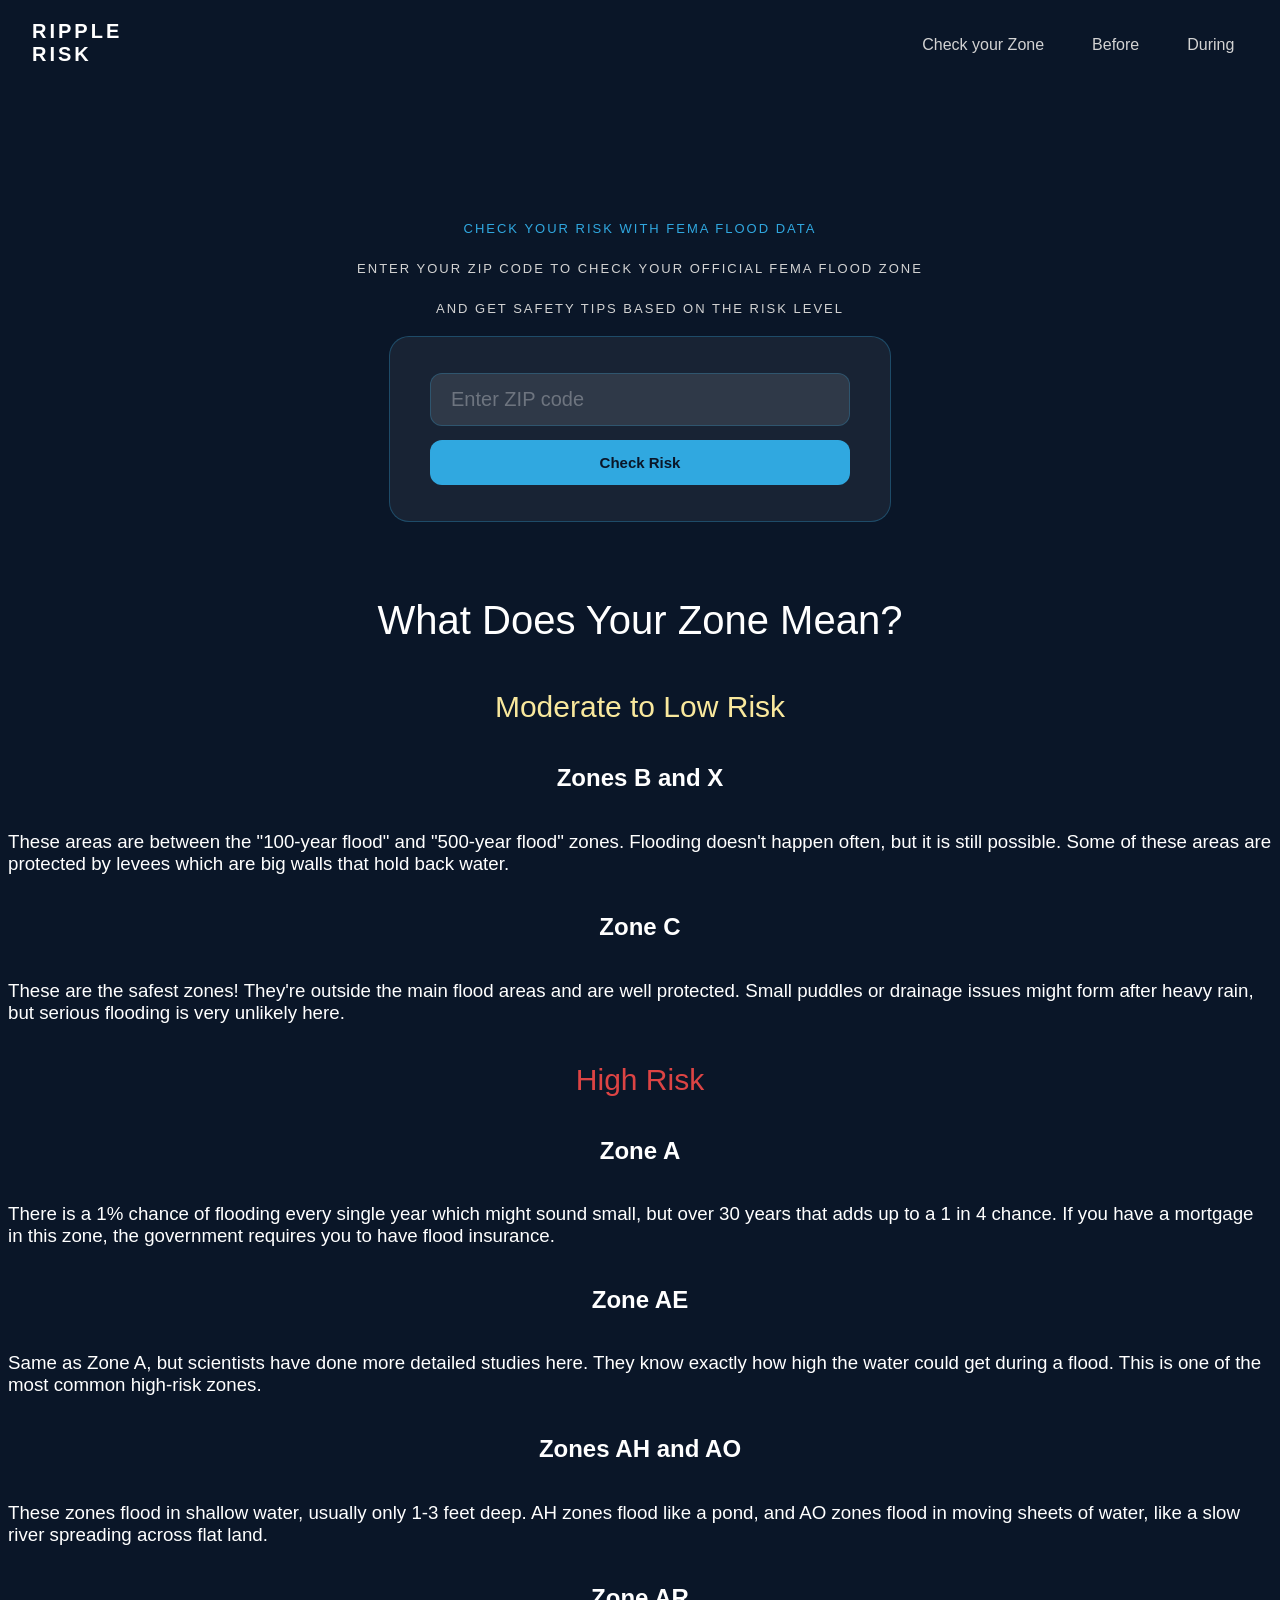
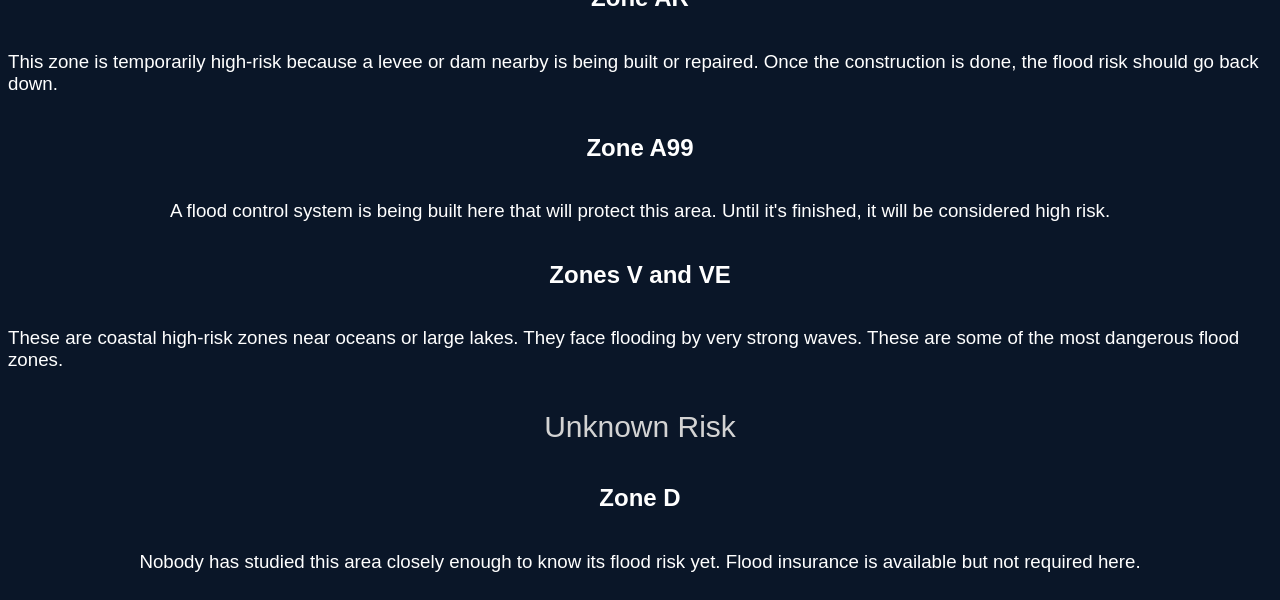
<file: index.html>
<!-- 
This program is the landing/starting page of the Ripple Risk website! It contains the webpage title, a textbox for the user
to input their zip code, and information underneath that explains what each floodzone means. 
-->
<!doctype html>
<html lang="en">
  <head>
    <meta charset="utf-8" />
    <link rel="stylesheet" href="index.css" />
    <title>Ripple Risk - Flood Zone Checker!</title>
  </head>
  <body>

    <!-- Creating the nav bar where the user can go to the home page or the before/during/after flood info pages. I 
     created an unordered list and then removed the bullet points with CSS -->
    <nav>
      <p id="logo">Ripple Risk</p>
      <ul id="pages">
        <li><a href="index.html">Check your Zone</a></li>
        <li><a href="beforeFlood.html">Before</a></li>
        <li><a href="duringFlood.html">During</a></li>
        <li><a href="afterFlood.html">After</a></li>
      </ul>
    </nav>

    <p id="intro">Check Your Risk With FEMA Flood Data</p>
    <p id="info1">Enter your zip code to check your official FEMA flood zone</p>
    <p id="info2">and get safety tips based on the risk level</p>

    <!-- Input box for the user to check the impact of their zip code -->
    <div id="input-box">
      <input id="enterZip" type="text" placeholder="Enter ZIP code" />
      <button id="continue">Check Risk</button>
    </div>

    <p id="result"></p>

    <h1 id="header1">What Does Your Zone Mean?</h1>

    <!--I got this information from https://jobs.utah.gov/housing/environmentalreview/docs/femafloodzone.pdf and 
    https://www.floodprice.com/fema-flood-zone-map?gad_source=1&gad_campaignid=23437009863&gbraid=0AAAAABmG_CsrdzfqfO_-E_Sug8MnjM1pd&gclid=CjwKCAjwhe3OBhABEiwA6392zEYU9qC9S8eri6dWLvVSN1hoxQPoRFEEbZM_vHU1Kg5L9bBgOnl4axoCqnEQAvD_BwE
    -->

    <h1 id="moderateToLow">Moderate to Low Risk</h1>

    <h2>Zones B and X</h2>
    <h3>
      These areas are between the "100-year flood" and "500-year flood" zones.
      Flooding doesn't happen often, but it is still possible. Some of
      these areas are protected by levees which are big walls that hold back water.
    </h3>

    <h2>Zone C</h2>
    <h3>
      These are the safest zones! They're outside the main flood areas and are
      well protected. Small puddles or drainage issues might form after
      heavy rain, but serious flooding is very unlikely here.
    </h3>

    <h1 id="highRisk">High Risk</h1>

    <h2>Zone A</h2>
    <h3>
      There is a 1% chance of flooding every single year which might sound
      small, but over 30 years that adds up to a 1 in 4 chance. If you have a
      mortgage in this zone, the government requires you to have flood
      insurance.
    </h3>

    <h2>Zone AE</h2>
    <h3>
      Same as Zone A, but scientists have done more detailed studies here. They
      know exactly how high the water could get during a flood. This is one of
      the most common high-risk zones.
    </h3>

    <h2>Zones AH and AO</h2>
    <h3>
      These zones flood in shallow water, usually only 1-3 feet deep. AH
      zones flood like a pond, and AO zones flood in moving sheets of water,
      like a slow river spreading across flat land.
    </h3>

    <h2>Zone AR</h2>
    <h3>
      This zone is temporarily high-risk because a levee or dam nearby is being
      built or repaired. Once the construction is done, the flood risk should go
      back down.
    </h3>

    <h2>Zone A99</h2>
    <h3>
      A flood control system is being built here that will protect
      this area. Until it's finished, it will be considered high
      risk.
    </h3>

    <h2>Zones V and VE</h2>
    <h3>
      These are coastal high-risk zones near oceans or large lakes. They face
      flooding by very strong waves. These are some of the most
      dangerous flood zones.
    </h3>

    <h1 id="undetermined">Unknown Risk</h1>

    <h2>Zone D</h2>
    <h3>
      Nobody has studied this area closely enough to know its flood risk yet. Flood insurance
      is available but not required here.
    </h3>

    <script src="index.js"></script>
  </body>
</html>
</file>
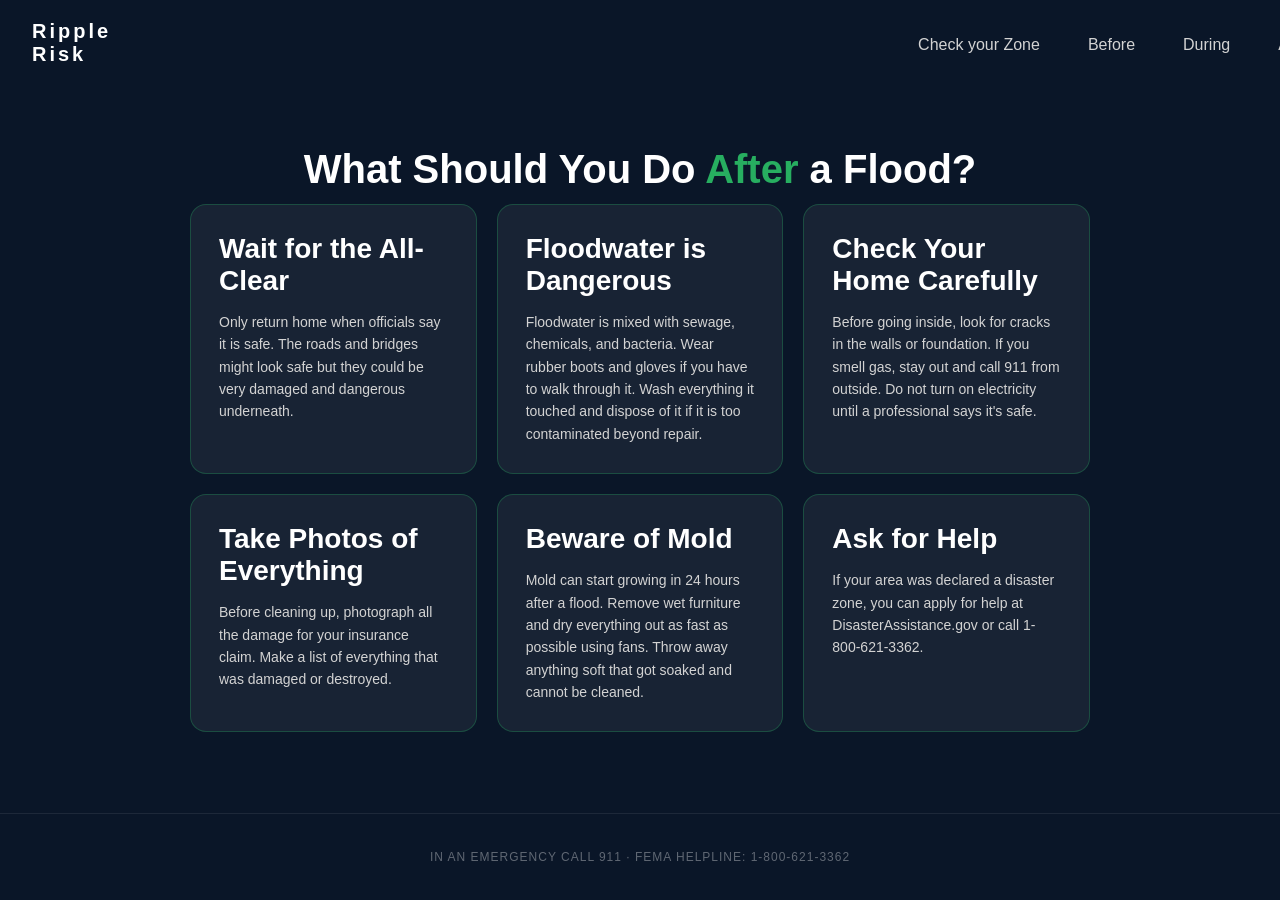
<file: afterFlood.html>
<!-- 
This program is the After Flood page, with tips on what to do after a flood happens.
-->
<!doctype html>
<html lang="en">
  <head>
    <meta charset="utf-8" />
    <link rel="stylesheet" href="afterFlood.css" />
    <title>Ripple Risk - After a Flood</title>
  </head>
  <body>
    <nav>
      <p id="logo">Ripple Risk</p>
      <!-- Creating the nav bar where the user can go to the home page or the before/during/after flood info pages. I 
     created an unordered list and then removed the bullet points with CSS -->
      <ul id="pages">
        <li><a href="index.html">Check your Zone</a></li>
        <li><a href="beforeFlood.html">Before</a></li>
        <li><a href="duringFlood.html">During</a></li>
        <li><a href="afterFlood.html">After</a></li>
      </ul>
    </nav>

    <!-- Putting all information in separate cards for cleanliness and to make it easier to read -->
    <div id="page-content">
      <h1 id="header1">
        What Should You Do <span id="accent">After</span> a Flood?
      </h1>

      <div id="tips-grid">
        <div class="tip-card">
          <div class="tip-title">Wait for the All-Clear</div>
          <div class="tip-body">
            Only return home when officials say it is safe. The roads and bridges might
            look safe but they could be very damaged and dangerous underneath.
          </div>
        </div>

        <div class="tip-card">
          <div class="tip-title">Floodwater is Dangerous</div>
          <div class="tip-body">
            Floodwater is mixed with sewage, chemicals, and bacteria. Wear rubber
            boots and gloves if you have to walk through it. Wash everything it
            touched and dispose of it if it is too contaminated beyond repair.
          </div>
        </div>

        <div class="tip-card">
          <div class="tip-title">Check Your Home Carefully</div>
          <div class="tip-body">
            Before going inside, look for cracks in the walls or foundation. If
            you smell gas, stay out and call 911 from outside. Do not turn on
            electricity until a professional says it's safe.
          </div>
        </div>

        <div class="tip-card">
          <div class="tip-title">Take Photos of Everything</div>
          <div class="tip-body">
            Before cleaning up, photograph all the damage for your insurance
            claim. Make a list of everything that was damaged or destroyed.
          </div>
        </div>

        <div class="tip-card">
          <div class="tip-title">Beware of Mold</div>
          <div class="tip-body">
            Mold can start growing in 24 hours after a flood. Remove wet
            furniture and dry everything out as fast as possible using fans.
            Throw away anything soft that got soaked and cannot be cleaned.
          </div>
        </div>

        <div class="tip-card">
          <div class="tip-title">Ask for Help</div>
          <div class="tip-body">
            If your area was declared a disaster zone, you can apply for help at
            DisasterAssistance.gov or call 1-800-621-3362.
          </div>
        </div>
      </div>
    </div>

    <!-- Footer contains emergency phone numbers for quick reference. -->
    <footer>
      <p id="footer-text">
        In an emergency call 911 · FEMA helpline: 1-800-621-3362
      </p>
    </footer>
  </body>
</html>
</file>
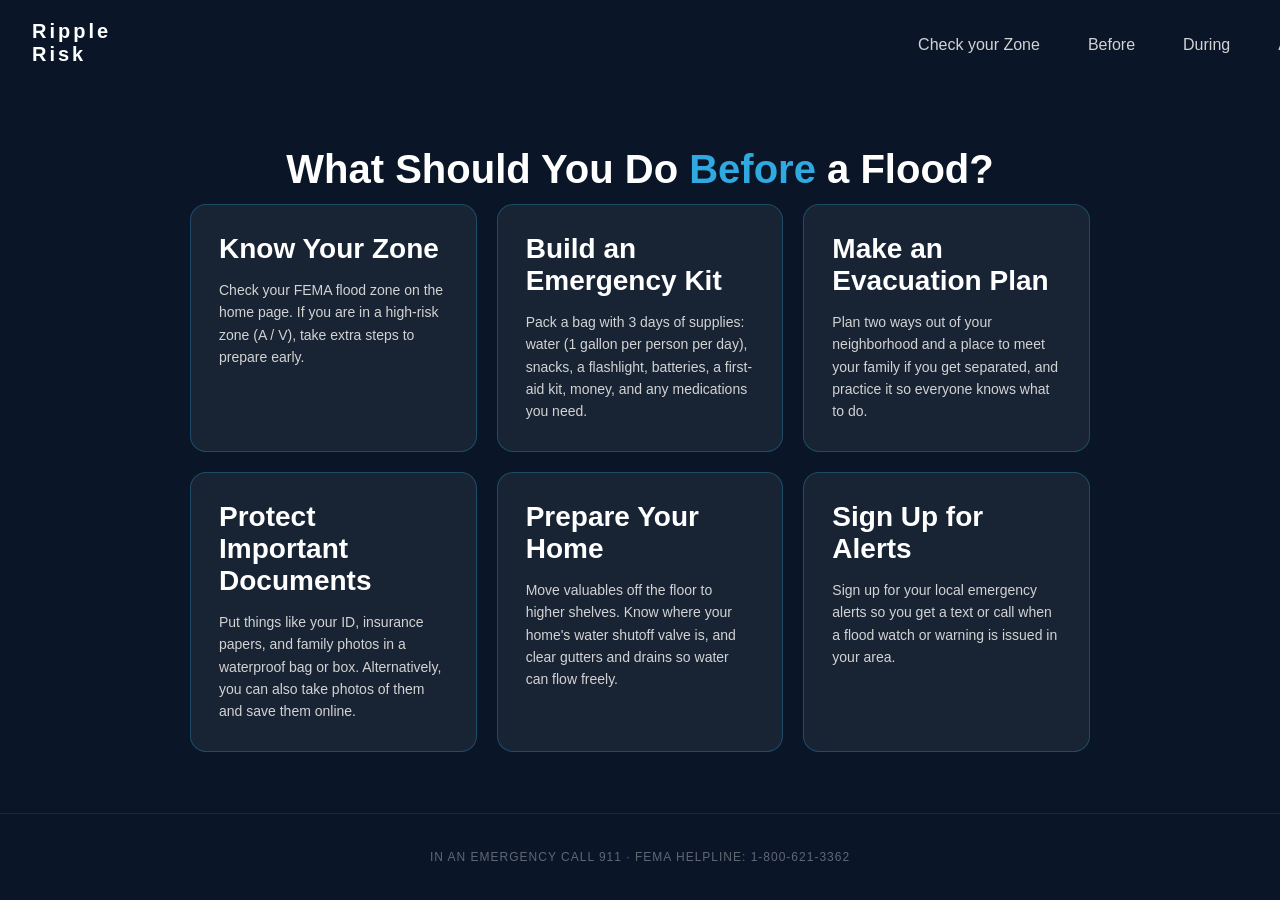
<file: beforeFlood.html>
<!-- 
This program is the Before Flood page, with tips on what to do before a flood happens.
-->
<!doctype html>
<html lang="en">
  <head>
    <meta charset="utf-8" />
    <link rel="stylesheet" href="beforeFlood.css" />
    <title>Ripple Risk - Before a Flood</title>
  </head>
  <body>
    <nav>
      <p id="logo">Ripple Risk</p>
      <!-- Creating the nav bar where the user can go to the home page or the before/during/after flood info pages. I 
     created an unordered list and then removed the bullet points with CSS -->
      <ul id="pages">
        <li><a href="index.html">Check your Zone</a></li>
        <li><a href="beforeFlood.html">Before</a></li>
        <li><a href="duringFlood.html">During</a></li>
        <li><a href="afterFlood.html">After</a></li>
      </ul>
    </nav>

    <!-- Putting all information in separate cards for cleanliness and to make it easier to read -->
    <div id="page-content">
      <h1 id="header1">
        What Should You Do <span id="accent">Before</span> a Flood?
      </h1>

      <div id="tips-grid">
        <div class="tip-card">
          <div class="tip-title">Know Your Zone</div>
          <div class="tip-body">
            Check your FEMA flood zone on the home page. If you are in a
            high-risk zone (A / V), take extra steps to prepare early.
          </div>
        </div>

        <div class="tip-card">
          <div class="tip-title">Build an Emergency Kit</div>
          <div class="tip-body">
            Pack a bag with 3 days of supplies: water (1 gallon per person per
            day), snacks, a flashlight, batteries, a first-aid kit, money, and any
            medications you need.
          </div>
        </div>

        <div class="tip-card">
          <div class="tip-title">Make an Evacuation Plan</div>
          <div class="tip-body">
            Plan two ways out of your neighborhood and a place to meet your
            family if you get separated, and practice it so everyone knows what to
            do.
          </div>
        </div>

        <div class="tip-card">
          <div class="tip-title">Protect Important Documents</div>
          <div class="tip-body">
            Put things like your ID, insurance papers, and family photos in a
            waterproof bag or box. Alternatively, you can also take photos of them and save
            them online.
          </div>
        </div>

        <div class="tip-card">
          <div class="tip-title">Prepare Your Home</div>
          <div class="tip-body">
            Move valuables off the floor to higher shelves. Know where your
            home's water shutoff valve is, and clear gutters and drains so water can
            flow freely.
          </div>
        </div>

        <div class="tip-card">
          <div class="tip-title">Sign Up for Alerts</div>
          <div class="tip-body">
            Sign up for your local emergency alerts so you get a text or call
            when a flood watch or warning is issued in your area. 
          </div>
        </div>
      </div>
    </div>

    <!-- Footer contains emergency phone numbers for quick reference. -->
    <footer>
      <p id="footer-text">
        In an emergency call 911 · FEMA helpline: 1-800-621-3362
      </p>
    </footer>
  </body>
</html>
</file>
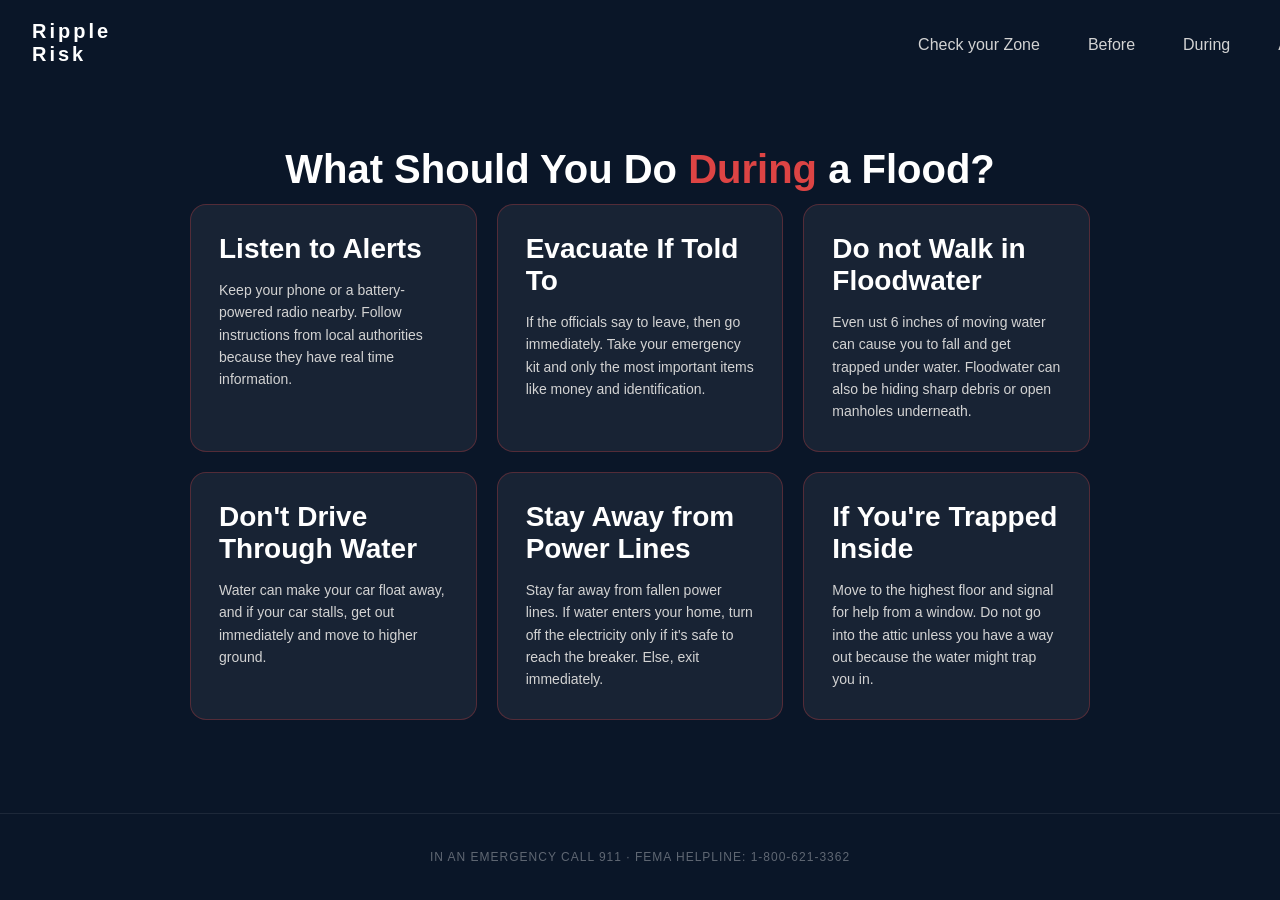
<file: duringFlood.html>
<!-- 
This program is the During Flood page, with tips on what to do when a flood is actively happening.
-->
<!doctype html>
<html lang="en">
  <head>
    <meta charset="utf-8" />
    <link rel="stylesheet" href="duringFlood.css" />
    <title>Ripple Risk - During a Flood</title>
  </head>
  <body>
    <nav>
      <p id="logo">Ripple Risk</p>
      <!-- Creating the nav bar where the user can go to the home page or the before/during/after flood info pages. I 
     created an unordered list and then removed the bullet points with CSS -->
      <ul id="pages">
        <li><a href="index.html">Check your Zone</a></li>
        <li><a href="beforeFlood.html">Before</a></li>
        <li><a href="duringFlood.html">During</a></li>
        <li><a href="afterFlood.html">After</a></li>
      </ul>
    </nav>

    <!-- Putting all information in separate cards for cleanliness and to make it easier to read -->
    <div id="page-content">
      <h1 id="header1">
        What Should You Do <span id="accent">During</span> a Flood?
      </h1>

      <div id="tips-grid">
        <div class="tip-card">
          <div class="tip-title">Listen to Alerts</div>
          <div class="tip-body">
            Keep your phone or a battery-powered radio nearby. Follow
            instructions from local authorities because they have real time
            information.
          </div>
        </div>

        <div class="tip-card">
          <div class="tip-title">Evacuate If Told To</div>
          <div class="tip-body">
            If the officials say to leave, then go immediately. Take your emergency kit
            and only the most important items like money and identification.
          </div>
        </div>

        <div class="tip-card">
          <div class="tip-title">Do not Walk in Floodwater</div>
          <div class="tip-body">
            Even ust 6 inches of moving water can cause you to fall and get trapped under water.
            Floodwater can also be hiding sharp debris or open manholes underneath.
          </div>
        </div>

        <div class="tip-card">
          <div class="tip-title">Don't Drive Through Water</div>
          <div class="tip-body">
            Water can make your car float away, and if your car stalls, get 
            out immediately and move to higher ground.
          </div>
        </div>

        <div class="tip-card">
          <div class="tip-title">Stay Away from Power Lines</div>
          <div class="tip-body">
            Stay far away from fallen power lines. If water enters your home, turn off the
            electricity only if it's safe to reach the breaker. Else, exit immediately.
          </div>
        </div>

        <div class="tip-card">
          <div class="tip-title">If You're Trapped Inside</div>
          <div class="tip-body">
            Move to the highest floor and signal for help from a window. Do not
            go into the attic unless you have a way out because the water might trap you in.
          </div>
        </div>
      </div>
    </div>

    <!-- Footer contains emergency phone numbers for quick reference. -->
    <footer>
      <p id="footer-text">
        In an emergency call 911 · FEMA helpline: 1-800-621-3362
      </p>
    </footer>
  </body>
</html>
</file>
<file: index.css>
/* This program controls the styling for the home page */

/* Background */
body {
    background-color: rgb(10,22,40);
    font-family: Arial, sans-serif;
    color: white;
    display: flex;
    flex-direction: column;
    align-items: center;
    justify-content: center;
    min-height: 100vh; 
}

/* Top nav bar */
nav {
    position: fixed;
    top: 0;
    left: 0;
    width: 100%;
    padding: 20px 32px;
    display: flex;
    background-color: rgb(10, 22, 40);
}

/* Top left title of the page */
#logo {
    color: white;
    font-size: 20px;
    font-weight: bold;
    letter-spacing: 3px;
    margin: 0;
}

/* Overall nav bar content (before, during, after pages) */
#pages {
    display: flex;
    margin-left: auto;
    list-style: none;
    gap: 48px;
    padding: 0;
    margin-left: 800px; 
}

/* Specific to each nav bar page */
#pages a {
    color: lightgray;
    text-decoration: none;
    white-space: nowrap;
}

/* When the user hovers over a nav bar option, it turns light blue */
#pages a:hover {
    color: rgb(48, 168, 224);
}

/* All info before "What does my zone mean" section */
p {
    color: rgb(48, 168, 224);
    font-family: Arial, sans-serif;
    letter-spacing: 2px;
    font-size: 13px;
    text-transform: uppercase;
    margin-bottom: 12px;
}

/* Controls first sentence, "FEMA Flood Data | Know Your Risk" */
#intro{
    padding-top: 200px;
}

/* Controls second sentence, "Enter your zip code to check your official FEMA flood zone
and get safety tips based on the risk level */
#info1, #info2{
    color: lightgrey;
}

/* Adds space between "What does my zone mean" section and zone calculator section */
#info2{
    margin-bottom: 20px;
}

/* Controls input and zip input box */
#input-box {
    background: rgba(255, 255, 255, 0.06);
    border: 1px solid rgba(46, 168, 224, 0.3);
    border-radius: 20px;
    padding: 36px 40px;
    display: flex;
    flex-direction: column;
    gap: 14px;
    width: 100%;
    max-width: 420px;
}
#enterZip {
    background: rgba(255, 255, 255, 0.1);
    border: 1px solid rgba(46, 168, 224, 0.25);
    border-radius: 12px;
    padding: 14px 20px;
    font-size: 20px;
    color: white;
}

#enterZip::placeholder {
    color: rgba(255, 255, 255, 0.3);
}

#enterZip:focus {
    border-color: rgb(48, 168, 224);
    background: rgba(46, 168, 224, 0.08);
}
#continue {
    background: rgb(48, 168, 224);
    border: none;
    border-radius: 12px;
    padding: 14px;
    font-size: 15px;
    font-weight: bold;
    color: rgb(10,22,40);
}

#continue:hover {
    background: rgb(128, 212, 248);
}

/* Controls result sentence */
#result {
    margin-top: 24px;
    font-size: 16px;
    color: rgb(128, 212, 248);
    letter-spacing: 1px;
}


h1{
    font-weight: 100;
    font-size: 30px;
    text-align: left;
    margin-left: 0px;
}

#header1 {
    margin-top: 40px;
    font-size: 40px;
}

#moderateToLow{
    color: rgb(249, 232, 157);
}

#highRisk{
    color: rgb(221, 68, 68);
}

#undetermined {
    color: lightgray;
}

h3{
    font-weight: lighter;
    text-align: left;
}
</file>
<file: afterFlood.css>
/* This program controls the styling for the "After the Flood" page */

/* Background */
body {
    background-color: rgb(10, 22, 40);
    font-family: Arial, sans-serif;
    color: white;
    display: flex;
    flex-direction: column;
    align-items: center;
    min-height: 100vh;
    margin: 0;
}

/* Top nav bar */
nav {
    position: fixed;
    top: 0;
    left: 0;
    width: 100%;
    padding: 20px 32px;
    display: flex;
    background-color: rgb(10, 22, 40);
}

/* Top left title of the page */
#logo {
    color: white;
    font-size: 20px;
    font-weight: bold;
    letter-spacing: 3px;
    margin: 0;
}

/* Overall nav bar content (before, during, after pages) */
#pages {
    display: flex;
    margin-left: auto;
    list-style: none;
    gap: 48px;
    padding: 0;
    margin-left: 800px; 
}

/* Specific to each nav bar page */
#pages a {
    color: lightgray;
    text-decoration: none;
    white-space: nowrap;
}

/* When the user hovers over a nav bar option, it turns light blue */
#pages a:hover {
    color: rgb(48, 168, 224);
}

/* All overall content of the page that is consistent */
#page-content {
    margin-top: 120px;
    width: 100%;
    max-width: 900px;
    padding: 0 32px;
    display: flex;
    flex-direction: column;
    align-items: center;
    text-align: center;
}

/* Controls the title, "What should you do after a flood" */
#header1 {
    font-size: 40px;
    font-weight: bold;
    margin-bottom: 12px;
}

/* Controls specifically the word "After" in the title */
#accent {
    color: rgb(39, 174, 96);
}

/* Creating the grid for the tip cards */
#tips-grid {
    display: grid;
    grid-template-columns: repeat(3, 1fr);
    gap: 20px;
    width: 100%;
    margin-bottom: 60px;
}

/* Designing the card itself */
.tip-card {
    background: rgba(255, 255, 255, 0.06);
    border: 1px solid rgba(39, 174, 96, 0.3);
    border-radius: 16px;
    padding: 28px;
    text-align: left;
}

/* Title of the card */
.tip-title {
    font-size: 28px;
    font-weight: bold;
    margin-bottom: 14px;
    color: white;
}

/* Content of the card */
.tip-body {
    font-size: 14px;
    color: lightgray;
    line-height: 1.6;
}

/* Footer */
footer {
    margin-top: auto;
    padding: 24px;
    width: 100%;
    text-align: center;
    border-top: 1px solid rgba(255, 255, 255, 0.08);
}

/* Content of the footer */
#footer-text {
    color: rgba(255, 255, 255, 0.35);
    font-size: 12px;
    letter-spacing: 1px;
    text-transform: uppercase;
}
</file>
<file: beforeFlood.css>
/* This program controls the styling for the "Before the Flood" page */

/* Background */
body {
    background-color: rgb(10, 22, 40);
    font-family: Arial, sans-serif;
    color: white;
    display: flex;
    flex-direction: column;
    align-items: center;
    min-height: 100vh;
    margin: 0;
}

/* Top nav bar */
nav {
    position: fixed;
    top: 0;
    left: 0;
    width: 100%;
    padding: 20px 32px;
    display: flex;
    background-color: rgb(10, 22, 40);
}

/* Top left title of the page */
#logo {
    color: white;
    font-size: 20px;
    font-weight: bold;
    letter-spacing: 3px;
    margin: 0;
}

/* Overall nav bar content (before, during, after pages) */
#pages {
    display: flex;
    margin-left: auto;
    list-style: none;
    gap: 48px;
    padding: 0;
    margin-left: 800px; 
}

/* Specific to each nav bar page */
#pages a {
    color: lightgray;
    text-decoration: none;
    white-space: nowrap;
}

/* When the user hovers over a nav bar option, it turns light blue */
#pages a:hover {
    color: rgb(48, 168, 224);
}

/* All overall content of the page that is consistent */
#page-content {
    margin-top: 120px;
    width: 100%;
    max-width: 900px;
    padding: 0 32px;
    display: flex;
    flex-direction: column;
    align-items: center;
    text-align: center;
}

/* Controls the title, "What should you do before a flood" */
#header1 {
    font-size: 40px;
    font-weight: bold;
    margin-bottom: 12px;
}

/* Controls specifically the word "Before" in the title */
#accent {
    color: rgb(48, 168, 224);
}


/* Creating the grid for the tip cards */
#tips-grid {
    display: grid;
    grid-template-columns: repeat(3, 1fr);
    gap: 20px;
    width: 100%;
    margin-bottom: 60px;
}

/* Designing the card itself */
.tip-card {
    background: rgba(255, 255, 255, 0.06);
    border: 1px solid rgba(46, 168, 224, 0.3);
    border-radius: 16px;
    padding: 28px;
    text-align: left;
}

/* Title of the card */
.tip-title {
    font-size: 28px;
    font-weight: bold;
    margin-bottom: 14px;
    color: white;
}

/* Content of the card */
.tip-body {
    font-size: 14px;
    color: lightgray;
    line-height: 1.6;
}

/* Footer */
footer {
    margin-top: auto;
    padding: 24px;
    width: 100%;
    text-align: center;
    border-top: 1px solid rgba(255, 255, 255, 0.08);
}

/* Content of the footer */
#footer-text {
    color: rgba(255, 255, 255, 0.35);
    font-size: 12px;
    letter-spacing: 1px;
    text-transform: uppercase;
}
</file>
<file: duringFlood.css>
/* This program controls the styling for the "During the Flood" page */

/* Background */
body {
    background-color: rgb(10, 22, 40);
    font-family: Arial, sans-serif;
    color: white;
    display: flex;
    flex-direction: column;
    align-items: center;
    min-height: 100vh;
    margin: 0;
}

/* Top nav bar */
nav {
    position: fixed;
    top: 0;
    left: 0;
    width: 100%;
    padding: 20px 32px;
    display: flex;
    background-color: rgb(10, 22, 40);
}

/* Top left title of the page */
#logo {
    color: white;
    font-size: 20px;
    font-weight: bold;
    letter-spacing: 3px;
    margin: 0;
}

/* Overall nav bar content (before, during, after pages) */
#pages {
    display: flex;
    margin-left: auto;
    list-style: none;
    gap: 48px;
    padding: 0;
    margin-left: 800px; 
}

/* Specific to each nav bar page */
#pages a {
    color: lightgray;
    text-decoration: none;
    white-space: nowrap;
}

/* When the user hovers over a nav bar option, it turns light blue */
#pages a:hover {
    color: rgb(48, 168, 224);
}

/* All overall content of the page that is consistent */
#page-content {
    margin-top: 120px;
    width: 100%;
    max-width: 900px;
    padding: 0 32px;
    display: flex;
    flex-direction: column;
    align-items: center;
    text-align: center;
}

/* Controls the title, "What should you do during a flood" */
#header1 {
    font-size: 40px;
    font-weight: bold;
    margin-bottom: 12px;
}

/* Controls specifically the word "During" in the title */
#accent {
    color: rgb(221, 68, 68);
}

/* Creating the grid for the tip cards */
#tips-grid {
    display: grid;
    grid-template-columns: repeat(3, 1fr);
    gap: 20px;
    width: 100%;
    margin-bottom: 60px;
}

/* Designing the card itself */
.tip-card {
    background: rgba(255, 255, 255, 0.06);
    border: 1px solid rgba(221, 68, 68, 0.3);
    border-radius: 16px;
    padding: 28px;
    text-align: left;
}

/* Title of the card */
.tip-title {
    font-size: 28px;
    font-weight: bold;
    margin-bottom: 14px;
    color: white;
}

/* Content of the card */
.tip-body {
    font-size: 14px;
    color: lightgray;
    line-height: 1.6;
}

/* Footer */
footer {
    margin-top: auto;
    padding: 24px;
    width: 100%;
    text-align: center;
    border-top: 1px solid rgba(255, 255, 255, 0.08);
}

/* Content of the footer */
#footer-text {
    color: rgba(255, 255, 255, 0.35);
    font-size: 12px;
    letter-spacing: 1px;
    text-transform: uppercase;
}
</file>
